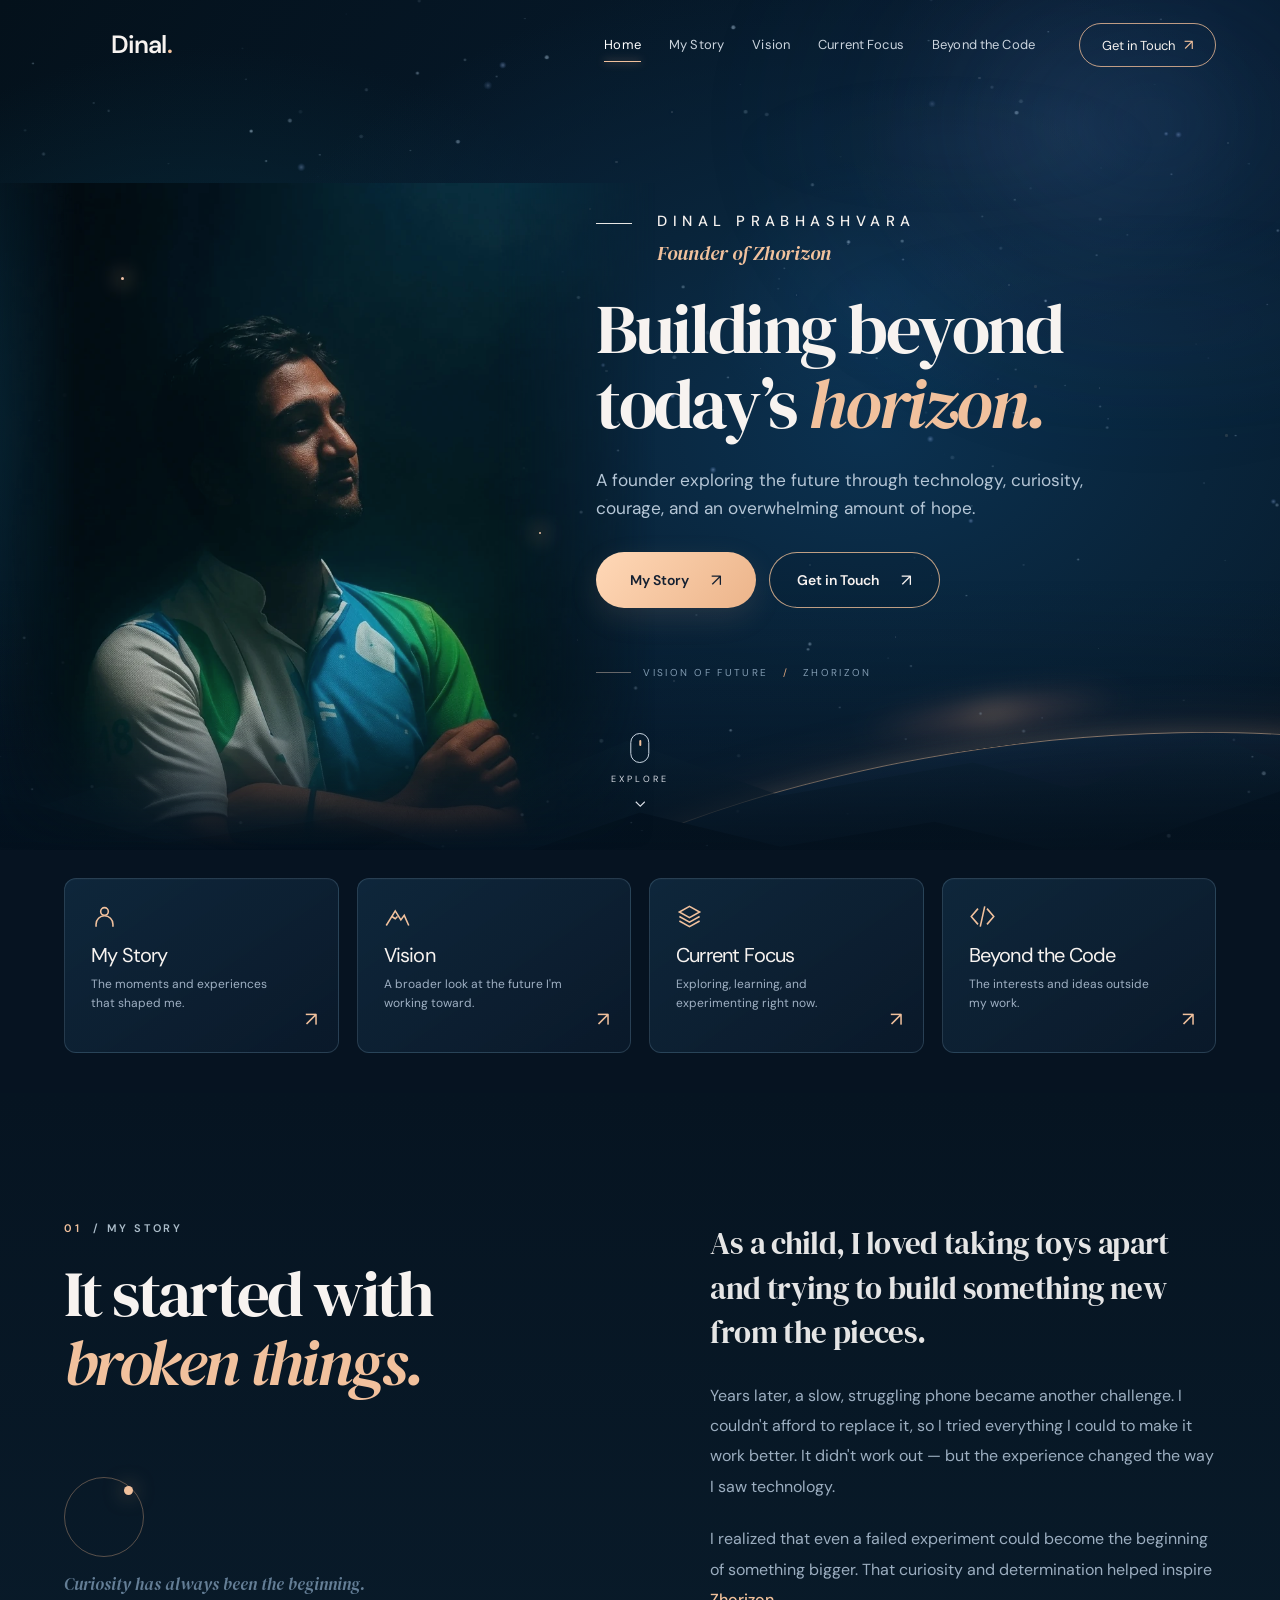
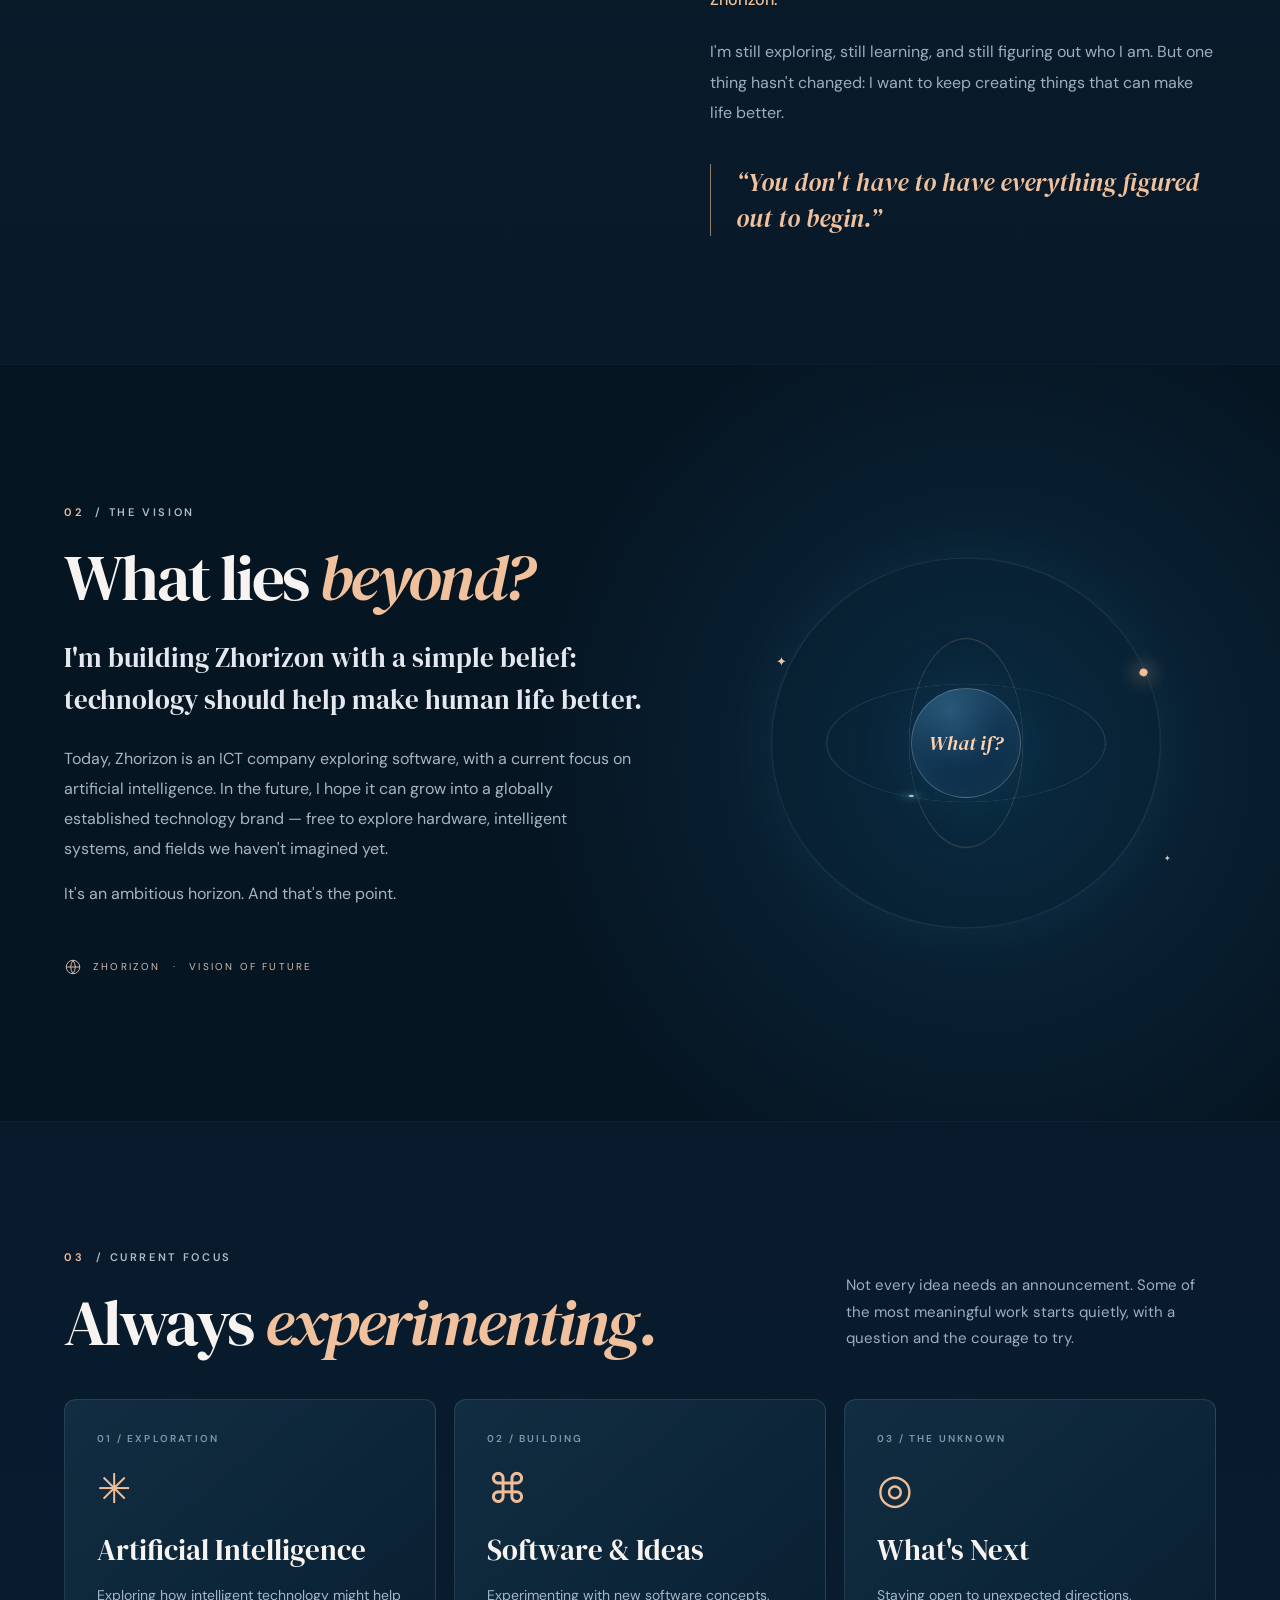
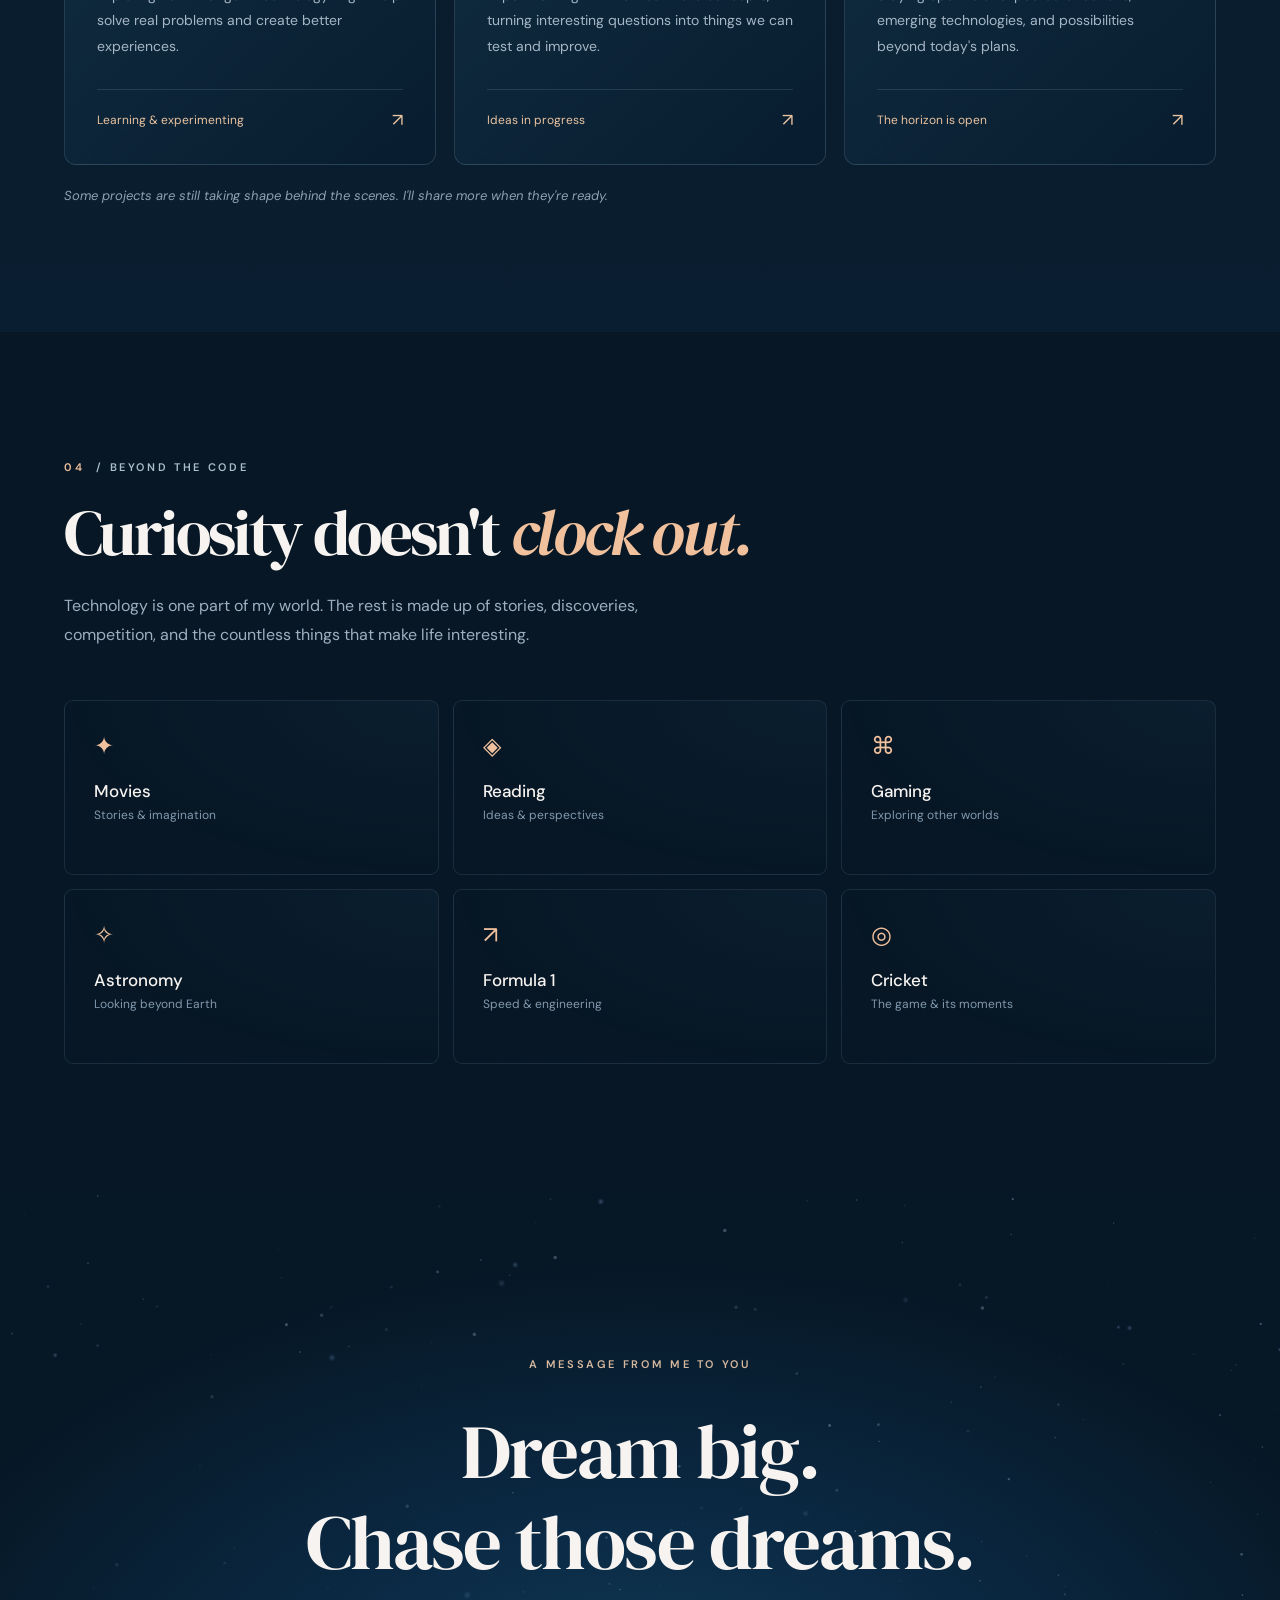
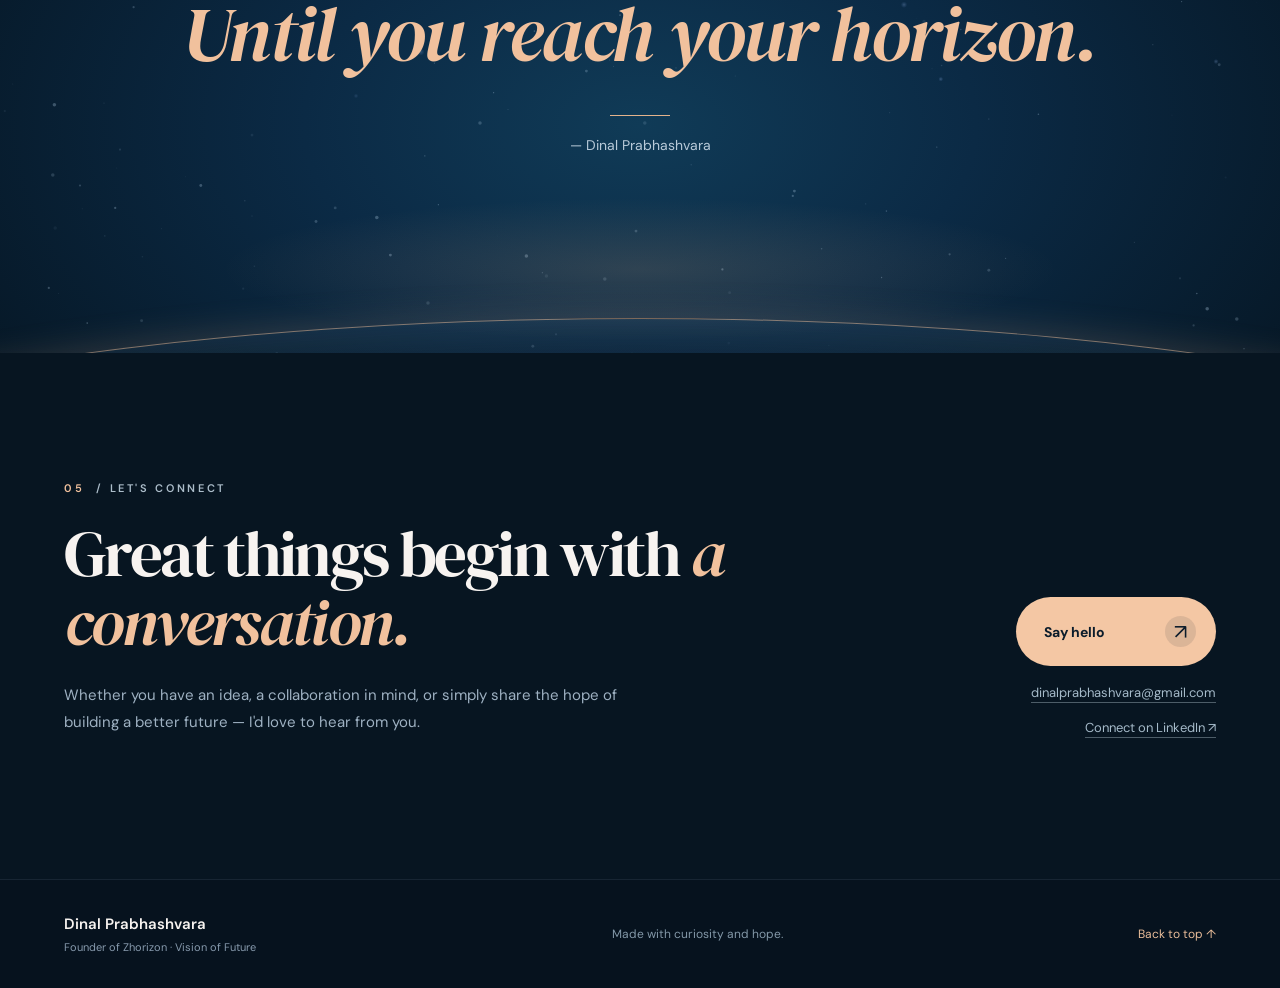
<file: index.html>
<!doctype html>
<html lang="en">
<head>
  <meta charset="UTF-8" />
  <meta name="viewport" content="width=device-width, initial-scale=1.0" />
  <meta name="theme-color" content="#071421" />
  <meta name="description" content="Meet Dinal Prabhashvara, founder of Zhorizon. Discover his story, vision for artificial intelligence and technology, and hope for a better future." />
  <meta name="author" content="Dinal Prabhashvara" />
  <meta name="robots" content="index, follow, max-image-preview:large" />
  <link rel="canonical" href="https://dinalprabhashvara.github.io/" />
  <meta property="og:locale" content="en_US" />
  <meta property="og:type" content="website" />
  <meta property="og:url" content="https://dinalprabhashvara.github.io/" />
  <meta property="og:site_name" content="Dinal Prabhashvara" />
  <meta property="og:title" content="Dinal Prabhashvara | Building Beyond Today's Horizon" />
  <meta property="og:description" content="Founder of Zhorizon. Exploring the future through technology, curiosity, courage, and hope." />
  <meta property="og:image" content="https://dinalprabhashvara.github.io/assets/og-cover.jpg" />
  <meta property="og:image:width" content="1200" />
  <meta property="og:image:height" content="630" />
  <meta property="og:image:alt" content="Dinal Prabhashvara — Building beyond today's horizon" />
  <meta name="twitter:card" content="summary_large_image" />
  <meta name="twitter:title" content="Dinal Prabhashvara | Building Beyond Today's Horizon" />
  <meta name="twitter:description" content="Founder of Zhorizon. Building and experimenting with technology and hope." />
  <meta name="twitter:image" content="https://dinalprabhashvara.github.io/assets/og-cover.jpg" />
  <title>Dinal Prabhashvara | Building Beyond Today's Horizon</title>
  <script type="application/ld+json">
{
  "@context": "https://schema.org",
  "@graph": [
    {
      "@type": "Person",
      "@id": "https://dinalprabhashvara.github.io/#dinal",
      "name": "Dinal Prabhashvara",
      "url": "https://dinalprabhashvara.github.io/",
      "sameAs": ["https://www.linkedin.com/in/dinal-prabhashvara-46259444a/"],
      "jobTitle": "Founder of Zhorizon",
      "description": "Founder exploring artificial intelligence, software, and new technology with curiosity, courage, and hope.",
      "image": "https://dinalprabhashvara.github.io/assets/dinal-portrait.webp",
      "founder": {
        "@id": "https://dinalprabhashvara.github.io/#zhorizon"
      },
      "knowsAbout": [
        "Artificial intelligence",
        "Software",
        "Technology innovation"
      ]
    },
    {
      "@type": "Organization",
      "@id": "https://dinalprabhashvara.github.io/#zhorizon",
      "name": "Zhorizon",
      "slogan": "Vision of Future",
      "description": "An emerging ICT brand exploring software and artificial intelligence, with ambitions to expand into new areas of technology.",
      "founder": {
        "@id": "https://dinalprabhashvara.github.io/#dinal"
      }
    }
  ]
}
  </script>
  <link rel="icon" type="image/svg+xml" href="assets/favicon.svg" />
  <link rel="preconnect" href="https://fonts.googleapis.com" />
  <link rel="preconnect" href="https://fonts.gstatic.com" crossorigin />
  <link href="https://fonts.googleapis.com/css2?family=DM+Sans:wght@400;500;600;700&family=DM+Serif+Display:ital@0;1&display=swap" rel="stylesheet" />
  <link rel="stylesheet" href="styles.css" />
  <script>document.documentElement.classList.add('js');</script>
  <script src="script.js" defer></script>
</head>
<body>
  <a class="skip-link" href="#main">Skip to content</a>
  <div class="scroll-progress" aria-hidden="true"></div>
  <header class="site-header" id="top">
    <div class="header-inner container">
      <a class="brand" href="#home" aria-label="Dinal Prabhashvara, home">
        <svg class="brand-horizon" width="42" height="24" viewBox="0 0 42 24" fill="none" aria-hidden="true">
          <path d="M2 18C10.5 8.3 31.2 8.1 40 18" stroke="url(#logoArc)" stroke-width="2" stroke-linecap="round"/>
          <defs><linearGradient id="logoArc" x1="2" y1="18" x2="40" y2="18"><stop stop-color="#E7AE7F" stop-opacity="0"/><stop offset=".5" stop-color="#FFD1A7"/><stop offset="1" stop-color="#E7AE7F" stop-opacity="0"/></linearGradient></defs>
        </svg>
        <span>Dinal<span class="brand-period">.</span></span>
      </a>
      <nav class="site-nav" id="primary-nav" aria-label="Primary navigation">
        <a href="#home" class="active">Home</a>
        <a href="#story">My Story</a>
        <a href="#vision">Vision</a>
        <a href="#focus">Current Focus</a>
        <a href="#beyond">Beyond the Code</a>
      </nav>
      <a class="header-contact" href="#contact">Get in Touch <span aria-hidden="true">↗</span></a>
      <button class="menu-toggle" aria-label="Open navigation" aria-expanded="false" aria-controls="primary-nav" type="button"><span></span><span></span><span></span></button>
    </div>
  </header>

  <main id="main">
    <section class="hero" id="home" aria-labelledby="hero-title">
      <div class="stars-layer" aria-hidden="true"></div>
      <div class="twinkle-field" aria-hidden="true"></div>
      <div class="meteor-field" aria-hidden="true"><span class="meteor meteor-one"></span><span class="meteor meteor-two"></span></div>
      <div class="cosmic-glow" aria-hidden="true"></div>
      <div class="cosmic-dust" aria-hidden="true"></div>
      <div class="horizon-scene" aria-hidden="true">
        <div class="horizon-planet"></div><div class="horizon-arc"></div>
        <div class="mountain mountain-back"></div><div class="mountain mountain-front"></div>
      </div>
      <div class="hero-inner container">
        <div class="portrait-panel">
          <div class="portrait-aura" aria-hidden="true"></div>
          <img class="portrait" src="assets/dinal-portrait.webp" alt="Portrait of Dinal Prabhashvara, founder of Zhorizon" width="1024" height="1030" fetchpriority="high" />
          <span class="portrait-spark one" aria-hidden="true"></span>
          <span class="portrait-spark two" aria-hidden="true"></span>
        </div>
        <div class="hero-content">
          <div class="eyebrow"><span class="eyebrow-line"></span><div><span class="eyebrow-name">Dinal Prabhashvara</span><span class="eyebrow-role">Founder of Zhorizon</span></div></div>
          <h1 id="hero-title">Building beyond<br />today’s <em>horizon.</em></h1>
          <p class="hero-subtitle">A founder exploring the future through technology, curiosity, courage, and an overwhelming amount of hope.</p>
          <div class="hero-actions"><a class="button button-primary" href="#story">My Story <span aria-hidden="true">↗</span></a><a class="button button-secondary" href="#contact">Get in Touch <span aria-hidden="true">↗</span></a></div>
          <div class="hero-caption"><span class="caption-rule"></span><span>Vision of Future <span class="caption-separator">/</span> Zhorizon</span></div>
        </div>
      </div>
      <a class="scroll-prompt" href="#explore" aria-label="Scroll down to explore"><span class="mouse-icon"><span></span></span><span>Explore</span><svg viewBox="0 0 24 24" width="18" height="18" fill="none" stroke="currentColor" stroke-width="1.5" aria-hidden="true"><path d="m6 9 6 6 6-6" /></svg></a>
    </section>

    <section class="explore container" id="explore" aria-label="Explore the website">
      <a class="explore-card" href="#story"><span class="card-icon"><svg viewBox="0 0 24 24" fill="none" stroke="currentColor" stroke-width="1.4" aria-hidden="true"><circle cx="12" cy="7.5" r="3.4"/><path d="M4.5 21v-2.1a7.5 7.5 0 0 1 15 0V21"/></svg></span><span class="card-heading">My Story</span><span class="card-description">The moments and experiences that shaped me.</span><span class="card-arrow" aria-hidden="true">↗</span></a>
      <a class="explore-card" href="#vision"><span class="card-icon"><svg viewBox="0 0 24 24" fill="none" stroke="currentColor" stroke-width="1.4" aria-hidden="true"><path d="m2 20 8-13 5 8 3-4 4 9M7 12l3 2 2-2"/></svg></span><span class="card-heading">Vision</span><span class="card-description">A broader look at the future I'm working toward.</span><span class="card-arrow" aria-hidden="true">↗</span></a>
      <a class="explore-card" href="#focus"><span class="card-icon"><svg viewBox="0 0 24 24" fill="none" stroke="currentColor" stroke-width="1.4" aria-hidden="true"><path d="m12 3 9 5-9 5-9-5 9-5ZM3 12l9 5 9-5M3 16l9 5 9-5"/></svg></span><span class="card-heading">Current Focus</span><span class="card-description">Exploring, learning, and experimenting right now.</span><span class="card-arrow" aria-hidden="true">↗</span></a>
      <a class="explore-card" href="#beyond"><span class="card-icon"><svg viewBox="0 0 24 24" fill="none" stroke="currentColor" stroke-width="1.4" aria-hidden="true"><path d="m8 5-6 7 6 7M16 5l6 7-6 7M14 3 10 21"/></svg></span><span class="card-heading">Beyond the Code</span><span class="card-description">The interests and ideas outside my work.</span><span class="card-arrow" aria-hidden="true">↗</span></a>
    </section>

    <section class="story-section section-pad" id="story" aria-labelledby="story-title">
      <div class="container story-layout">
        <div class="story-intro reveal"><p class="section-kicker"><span>01</span> / My Story</p><h2 class="section-title" id="story-title">It started with <em>broken things.</em></h2><div class="story-decoration" aria-hidden="true"><span class="mini-orbit"></span><span>Curiosity has always been the beginning.</span></div></div>
        <div class="story-prose reveal"><p class="lead">As a child, I loved taking toys apart and trying to build something new from the pieces.</p><p>Years later, a slow, struggling phone became another challenge. I couldn't afford to replace it, so I tried everything I could to make it work better. It didn't work out — but the experience changed the way I saw technology.</p><p>I realized that even a failed experiment could become the beginning of something bigger. That curiosity and determination helped inspire <strong>Zhorizon.</strong></p><p>I'm still exploring, still learning, and still figuring out who I am. But one thing hasn't changed: I want to keep creating things that can make life better.</p><blockquote>“You don't have to have everything figured out to begin.”</blockquote></div>
      </div>
    </section>

    <section class="vision-section section-pad" id="vision" aria-labelledby="vision-title"><div class="vision-aura" aria-hidden="true"></div><div class="container vision-layout"><div class="reveal"><p class="section-kicker"><span>02</span> / The Vision</p><h2 class="section-title" id="vision-title">What lies <em>beyond?</em></h2><p class="vision-text">I'm building Zhorizon with a simple belief: technology should help make human life better.</p><p class="body-copy">Today, Zhorizon is an ICT company exploring software, with a current focus on artificial intelligence. In the future, I hope it can grow into a globally established technology brand — free to explore hardware, intelligent systems, and fields we haven't imagined yet.</p><p class="body-copy">It's an ambitious horizon. And that's the point.</p><div class="vision-tag"><svg viewBox="0 0 24 24" width="18" height="18" fill="none" stroke="currentColor" stroke-width="1.3" aria-hidden="true"><circle cx="12" cy="12" r="9"/><path d="M3 12h18M12 3a16 16 0 0 1 0 18M12 3a16 16 0 0 0 0 18"/></svg><span>ZHORIZON <span class="tag-dot">·</span> VISION OF FUTURE</span></div></div><div class="vision-orbit reveal" aria-hidden="true"><div class="orbit orbit-one"></div><div class="orbit orbit-two"></div><div class="orbit orbit-three"></div><div class="orbit-core"><span>What if?</span></div><span class="orbit-star orbit-star-one">✦</span><span class="orbit-star orbit-star-two">✦</span></div></div></section>

    <section class="focus-section section-pad" id="focus" aria-labelledby="focus-title"><div class="container"><div class="section-top reveal"><div><p class="section-kicker"><span>03</span> / Current Focus</p><h2 class="section-title" id="focus-title">Always <em>experimenting.</em></h2></div><p>Not every idea needs an announcement. Some of the most meaningful work starts quietly, with a question and the courage to try.</p></div><div class="focus-grid"><article class="focus-card reveal"><div class="focus-number">01 / EXPLORATION</div><div class="focus-symbol">✳</div><h3>Artificial Intelligence</h3><p>Exploring how intelligent technology might help solve real problems and create better experiences.</p><div class="focus-bottom">Learning & experimenting <span aria-hidden="true">↗</span></div></article><article class="focus-card reveal"><div class="focus-number">02 / BUILDING</div><div class="focus-symbol">⌘</div><h3>Software & Ideas</h3><p>Experimenting with new software concepts, turning interesting questions into things we can test and improve.</p><div class="focus-bottom">Ideas in progress <span aria-hidden="true">↗</span></div></article><article class="focus-card reveal"><div class="focus-number">03 / THE UNKNOWN</div><div class="focus-symbol">◎</div><h3>What's Next</h3><p>Staying open to unexpected directions, emerging technologies, and possibilities beyond today's plans.</p><div class="focus-bottom">The horizon is open <span aria-hidden="true">↗</span></div></article></div><p class="focus-note reveal">Some projects are still taking shape behind the scenes. I'll share more when they're ready.</p></div></section>

    <section class="beyond-section section-pad" id="beyond" aria-labelledby="beyond-title"><div class="container"><div class="beyond-intro reveal"><p class="section-kicker"><span>04</span> / Beyond the Code</p><h2 class="section-title" id="beyond-title">Curiosity doesn't <em>clock out.</em></h2><p>Technology is one part of my world. The rest is made up of stories, discoveries, competition, and the countless things that make life interesting.</p></div><div class="interest-grid reveal"><div class="interest"><span aria-hidden="true">✦</span><h3>Movies</h3><p>Stories & imagination</p></div><div class="interest"><span aria-hidden="true">◈</span><h3>Reading</h3><p>Ideas & perspectives</p></div><div class="interest"><span aria-hidden="true">⌘</span><h3>Gaming</h3><p>Exploring other worlds</p></div><div class="interest"><span aria-hidden="true">✧</span><h3>Astronomy</h3><p>Looking beyond Earth</p></div><div class="interest"><span aria-hidden="true">↗</span><h3>Formula 1</h3><p>Speed & engineering</p></div><div class="interest"><span aria-hidden="true">◎</span><h3>Cricket</h3><p>The game & its moments</p></div></div></div></section>

    <section class="closing-section" aria-labelledby="closing-title"><div class="closing-stars" aria-hidden="true"></div><div class="closing-shimmer" aria-hidden="true"></div><div class="container closing-inner reveal"><p class="section-kicker">A message from me to you</p><h2 id="closing-title">Dream big.<br />Chase those dreams.<br /><em>Until you reach your horizon.</em></h2><div class="signature-rule"></div><p class="signature">— Dinal Prabhashvara</p></div><div class="closing-horizon" aria-hidden="true"></div></section>

    <section class="contact-section section-pad" id="contact" aria-labelledby="contact-title"><div class="container contact-layout"><div class="reveal"><p class="section-kicker"><span>05</span> / Let's Connect</p><h2 class="section-title" id="contact-title">Great things begin with <em>a conversation.</em></h2><p>Whether you have an idea, a collaboration in mind, or simply share the hope of building a better future — I'd love to hear from you.</p></div><div class="contact-action reveal"><a href="mailto:dinalprabhashvara@gmail.com?subject=Hello%20Dinal" class="contact-button" data-open-contact-dialog aria-haspopup="dialog"><span>Say hello</span><span class="contact-button-arrow" aria-hidden="true">↗</span></a><a class="contact-email" href="mailto:dinalprabhashvara@gmail.com">dinalprabhashvara@gmail.com</a><a class="contact-email" href="https://www.linkedin.com/in/dinal-prabhashvara-46259444a/" target="_blank" rel="noopener noreferrer" aria-label="Dinal Prabhashvara on LinkedIn">Connect on LinkedIn ↗</a></div></div></section>
  </main>

  <dialog class="contact-dialog" id="contact-dialog" aria-labelledby="contact-dialog-title" aria-describedby="contact-dialog-description">
    <div class="contact-dialog-panel">
      <button class="dialog-close" type="button" aria-label="Close contact options" data-close-contact-dialog>×</button>
      <span class="dialog-kicker">LET'S CONNECT · ZHORIZON</span>
      <h2 id="contact-dialog-title">Start a <em>conversation.</em></h2>
      <p id="contact-dialog-description">Pick whichever way works for you. No account or special setup is needed to copy the address.</p>
      <input class="dialog-email" id="dialog-email" type="text" value="dinalprabhashvara@gmail.com" aria-label="Contact email address" readonly />
      <div class="dialog-actions">
        <a class="dialog-action dialog-action-primary" href="https://mail.google.com/mail/?view=cm&amp;fs=1&amp;to=dinalprabhashvara%40gmail.com&amp;su=Hello%20Dinal" target="_blank" rel="noopener noreferrer">Write with Gmail <span aria-hidden="true">↗</span></a>
        <a class="dialog-action dialog-action-outline" href="mailto:dinalprabhashvara@gmail.com?subject=Hello%20Dinal">Open email app <span aria-hidden="true">↗</span></a>
        <button class="dialog-action dialog-action-outline" type="button" id="copy-contact-email">Copy email address <span aria-hidden="true">⧉</span></button>
      </div>
      <p class="contact-feedback" id="contact-feedback" role="status" aria-live="polite"></p>
    </div>
  </dialog>

  <footer class="footer"><div class="container footer-inner"><div><span class="footer-name">Dinal Prabhashvara</span><span class="footer-caption">Founder of Zhorizon · Vision of Future</span></div><p>Made with curiosity and hope.</p><a href="#top" class="back-top">Back to top ↑</a></div></footer>

</body>
</html>
</file>
<file: styles.css>
:root {
  --bg: #061321;
  --bg-2: #081a2a;
  --panel: rgba(18, 40, 60, .74);
  --ink: #f7f3f0;
  --muted: #a8b6c6;
  --dim: #7891a6;
  --gold: #f1c19d;
  --gold-strong: #ffcaa0;
  --outline: rgba(177, 207, 231, .16);
  --display: 'DM Serif Display', Georgia, serif;
  --sans: 'DM Sans', Arial, sans-serif;
}
*, *::before, *::after { box-sizing: border-box; }
html { scroll-behavior: smooth; scroll-padding-top: 80px; }
body { margin: 0; color: var(--ink); background: var(--bg); font-family: var(--sans); -webkit-font-smoothing: antialiased; overflow-x: hidden; }
body.menu-open { overflow: hidden; }
a { color: inherit; text-decoration: none; }
button { font: inherit; }
::selection { background: #edbd98; color: #071a2a; }
:focus-visible { outline: 2px solid var(--gold-strong); outline-offset: 5px; }
.container { width: min(90%, 1340px); margin-inline: auto; }
.skip-link { position: fixed; z-index: 100; top: -100px; left: 12px; padding: 12px 17px; background: #fff; color: #071321; border-radius: 5px; }
.skip-link:focus { top: 12px; }

/* Navigation */
.site-header { height: 89px; position: absolute; top: 0; inset-inline: 0; z-index: 30; }
.header-inner { display: flex; align-items: center; justify-content: space-between; gap: 28px; height: 100%; }
.brand { display: inline-flex; align-items: center; font-weight: 600; font-size: 25px; letter-spacing: -.9px; gap: 8px; white-space: nowrap; }
.brand-horizon { margin-right: -3px; filter: drop-shadow(0 0 7px rgba(245, 178, 130, .5)); }
.brand-period { color: var(--gold); }
.site-nav { display: flex; align-items: center; gap: clamp(20px, 2.2vw, 36px); margin-left: auto; }
.site-nav a { color: #cbd4de; font-size: 13px; letter-spacing: .01em; padding: 11px 0; transition: color .2s; position: relative; white-space: nowrap; }
.site-nav a:hover, .site-nav a.active { color: #fff; }
.site-nav a.active::after { content: ''; position: absolute; bottom: 2px; left: 0; right: 0; height: 1px; background: var(--gold); box-shadow: 0 0 8px rgba(245, 183, 145, .8); }
.header-contact { margin-left: 16px; flex: 0 0 auto; font-size: 13px; padding: 11px 22px; border: 1px solid rgba(248, 193, 154, .76); border-radius: 30px; transition: background .25s, transform .25s; }
.header-contact:hover { background: rgba(243, 189, 151, .12); transform: translateY(-2px); }
.header-contact span { margin-left: 6px; font-size: 15px; color: var(--gold); }
.menu-toggle { display: none; width: 40px; height: 40px; background: transparent; border: 1px solid var(--outline); border-radius: 10px; padding: 10px; cursor: pointer; }
.menu-toggle span { display: block; height: 1.5px; margin-block: 4px; background: #fff; transition: transform .3s, opacity .3s; }
.menu-toggle[aria-expanded="true"] span:first-child { transform: translateY(5.5px) rotate(45deg); }
.menu-toggle[aria-expanded="true"] span:nth-child(2) { opacity: 0; }
.menu-toggle[aria-expanded="true"] span:last-child { transform: translateY(-5.5px) rotate(-45deg); }

/* Hero */
.hero { min-height: min(850px, 100svh); min-height: max(710px, min(850px, 100svh)); position: relative; isolation: isolate; background: radial-gradient(ellipse 67% 70% at 68% 51%, #0b3150 0%, #09243a 40%, transparent 79%), radial-gradient(ellipse 48% 58% at 17% 49%, #082e3e 0%, transparent 75%), linear-gradient(125deg, #04111b, #071d32 65%, #061522); overflow: hidden; }
.hero::before { content: ''; position: absolute; inset: 0; opacity: .45; background: radial-gradient(ellipse 19% 29% at 83% 15%, rgba(88, 117, 168, .32), transparent 85%), radial-gradient(ellipse 18% 22% at 68% 35%, rgba(42, 99, 152, .35), transparent 75%); pointer-events: none; }
.stars-layer, .closing-stars { position: absolute; inset: 0; background: url('assets/stars.svg') center top / cover no-repeat; opacity: .68; pointer-events: none; }
.cosmic-glow { position: absolute; width: 70vw; height: 55vw; min-width: 800px; min-height: 500px; right: -25vw; top: -18vw; pointer-events: none; background: radial-gradient(ellipse, rgba(44, 84, 139, .2) 0%, rgba(32, 54, 105, .08) 33%, transparent 69%); filter: blur(20px); }
.horizon-scene { position: absolute; inset: 0; z-index: -1; overflow: hidden; pointer-events: none; }
.horizon-planet { position: absolute; width: 102%; height: 520px; bottom: -415px; left: 29%; transform: rotate(-8deg); border-radius: 50%; border-top: 1px solid rgba(255, 208, 169, .7); box-shadow: 0 -12px 50px 2px rgba(236, 139, 118, .1), 0 -2px 20px 1px rgba(255, 222, 177, .2), inset 0 30px 100px rgba(39, 80, 121, .2); background: linear-gradient(180deg, rgba(74, 93, 143, .12), rgba(5, 15, 27, .92) 30%); }
.horizon-arc { position: absolute; right: 12%; bottom: 118px; width: 21%; height: 36px; border-radius: 50%; background: radial-gradient(ellipse, rgba(255, 205, 151, .8) 0%, rgba(244, 151, 125, .3) 24%, transparent 72%); filter: blur(13px); transform: rotate(-8deg); }
.mountain { position: absolute; height: 195px; width: 100%; bottom: -10px; }
.mountain-back { background: linear-gradient(180deg, rgba(21, 58, 83, .6), rgba(4, 20, 34, .8)); clip-path: polygon(0 79%, 8% 62%, 18% 71%, 27% 45%, 38% 69%, 49% 39%, 61% 67%, 76% 50%, 84% 64%, 95% 37%, 100% 49%, 100% 100%, 0 100%); opacity: .82; }
.mountain-front { bottom: -35px; height: 132px; background: linear-gradient(180deg, #051727, #04111e); clip-path: polygon(0 31%, 13% 68%, 27% 48%, 38% 85%, 50% 45%, 61% 71%, 73% 52%, 85% 80%, 100% 29%, 100% 100%, 0 100%); }
.hero::after { content: ''; position: absolute; bottom: 0; left: 0; right: 0; height: 270px; background: linear-gradient(transparent, rgba(4, 14, 26, .2) 45%, rgba(4, 17, 29, .6)); z-index: 2; pointer-events: none; }
.hero-inner { display: grid; grid-template-columns: 45% 55%; align-items: center; min-height: inherit; position: relative; z-index: 3; padding-top: 75px; }
.portrait-panel { position: relative; align-self: stretch; min-width: 0; }
.portrait-aura { position: absolute; width: 100%; height: 79%; top: 20%; left: -6%; background: radial-gradient(ellipse at center, rgba(11, 71, 86, .35), transparent 71%); filter: blur(20px); }
.portrait { position: absolute; bottom: 0; width: min(128%, 700px); height: auto; left: -14%; max-height: 91%; object-fit: cover; object-position: 48% 50%; filter: contrast(1.03) saturate(.84); -webkit-mask-image: linear-gradient(to right, transparent 0%, #000 13%, #000 76%, transparent 100%), linear-gradient(to top, transparent 0%, #000 23%, #000 100%); mask-image: linear-gradient(to right, transparent 0%, #000 13%, #000 76%, transparent 100%), linear-gradient(to top, transparent 0%, #000 23%, #000 100%); -webkit-mask-composite: source-in; mask-composite: intersect; }
.portrait-spark { position: absolute; width: 3px; height: 3px; border-radius: 50%; background: #f1c2a7; box-shadow: 0 0 20px 4px rgba(255, 196, 149, .44); }
.portrait-spark.one { top: 26%; left: 11%; }.portrait-spark.two { top: 59%; right: 8%; width: 2px; height: 2px; }
.hero-content { position: relative; z-index: 4; padding-bottom: 15px; padding-left: 14px; transform: translateY(-10px); }
.eyebrow { display: flex; align-items: flex-start; gap: 25px; margin-bottom: 25px; }
.eyebrow-line { display: inline-block; width: 36px; height: 1px; margin-top: 12px; background: #e8e7e5; }
.eyebrow-name { display: block; text-transform: uppercase; letter-spacing: .37em; font-size: clamp(12px, 1.15vw, 16px); font-weight: 500; margin-bottom: 8px; }
.eyebrow-role { display: block; font-family: var(--display); font-style: italic; color: var(--gold); font-size: clamp(17px, 1.6vw, 24px); }
h1, h2, h3, p { margin-top: 0; }
h1 { font-family: var(--display); font-size: clamp(55px, 5.5vw, 87px); letter-spacing: -.035em; font-weight: 400; line-height: 1.06; margin-bottom: 24px; white-space: nowrap; }
h1 em, .section-title em, .closing-inner h2 em { color: var(--gold); font-weight: 400; }
.hero-subtitle { color: #b5c6d6; font-size: clamp(16px, 1.35vw, 20px); max-width: 510px; line-height: 1.65; margin-bottom: 29px; }
.hero-actions { display: flex; gap: 13px; flex-wrap: wrap; }
.button { min-width: 160px; display: inline-flex; gap: 22px; align-items: center; justify-content: center; font-size: 14px; font-weight: 600; border-radius: 50px; padding: 16px 27px; transition: transform .25s, box-shadow .25s, background .25s; }
.button:hover { transform: translateY(-3px); }
.button span { font-size: 17px; font-weight: 400; }
.button-primary { color: #142031; background: linear-gradient(130deg, #ffd8b7, #ecb48a); box-shadow: 0 10px 30px rgba(231, 172, 138, .12); }
.button-primary:hover { box-shadow: 0 12px 35px rgba(234, 174, 136, .26); }
.button-secondary { color: #f7f2f0; border: 1px solid rgba(253, 200, 157, .75); background: rgba(10, 29, 48, .28); }
.button-secondary:hover { background: rgba(247, 194, 154, .1); }
.hero-caption { display: flex; gap: 12px; align-items: center; margin-top: 58px; color: #809ab0; text-transform: uppercase; font-size: 10px; letter-spacing: .23em; }
.caption-rule { width: 35px; height: 1px; background: rgba(198, 180, 168, .5); }.caption-separator { color: #dea77f; padding-inline: 9px; }
.scroll-prompt { position: absolute; z-index: 5; bottom: 37px; left: 50%; transform: translateX(-50%); display: flex; flex-direction: column; align-items: center; gap: 10px; text-transform: uppercase; font-size: 9px; letter-spacing: .34em; color: #d7dce4; }
.mouse-icon { display: flex; justify-content: center; width: 19px; height: 30px; border: 1px solid #cad6e2; border-radius: 10px; padding-top: 6px; }.mouse-icon span { width: 2px; height: 6px; background: var(--gold); border-radius: 3px; animation: scroll-dot 2s infinite; }
@keyframes scroll-dot { 0%, 100% { transform: translateY(0); opacity: 1; } 60% { transform: translateY(6px); opacity: .4; } }

/* First viewport cards */
.explore { position: relative; margin-top: -6px; z-index: 4; display: grid; grid-template-columns: repeat(4, 1fr); gap: 18px; padding-block: 34px 40px; }
.explore-card { display: flex; flex-direction: column; position: relative; min-height: 175px; padding: 24px 26px 22px; border: 1px solid rgba(149, 191, 214, .2); background: linear-gradient(145deg, rgba(19, 48, 71, .69), rgba(11, 26, 43, .88)); border-radius: 12px; box-shadow: inset 0 1px 1px rgba(255, 255, 255, .025); transition: border-color .3s, transform .3s, background .3s; }
.explore-card:hover { transform: translateY(-6px); border-color: rgba(239, 193, 153, .56); background: linear-gradient(145deg, rgba(22, 56, 79, .9), rgba(13, 32, 51, .95)); }
.card-icon { width: 27px; height: 27px; display: block; color: var(--gold); margin-bottom: 12px; }
.card-icon svg { width: 100%; height: 100%; }
.card-heading { display: block; font-size: 20px; letter-spacing: -.04em; margin-bottom: 7px; }
.card-description { max-width: 200px; color: #9fb0c3; font-size: 12px; line-height: 1.58; padding-right: 8px; }
.card-arrow { position: absolute; right: 20px; bottom: 20px; font-size: 20px; color: var(--gold); }

/* Shared sections */
.section-pad { padding-block: clamp(95px, 10vw, 170px); }
.section-kicker { display: flex; align-items: center; gap: 12px; text-transform: uppercase; font-size: 11px; font-weight: 600; letter-spacing: .24em; color: #acbdca; margin-bottom: 24px; }
.section-kicker span { color: var(--gold); }
.section-title { font-family: var(--display); font-weight: 400; font-size: clamp(44px, 5.1vw, 78px); line-height: 1.06; letter-spacing: -.04em; margin-bottom: 25px; }
.body-copy { font-size: 16px; line-height: 1.88; color: #a5b5c2; }
.reveal { opacity: 1; transform: none; }
.js .reveal { opacity: 0; transform: translateY(26px); transition: transform .75s cubic-bezier(.22,1,.36,1), opacity .75s; }
.js .reveal.is-visible { opacity: 1; transform: translateY(0); }

/* Story */
.story-section { background: linear-gradient(180deg, #061421 0%, #091b2a 68%, #081a2a 100%); position: relative; }
.story-layout { display: grid; grid-template-columns: 1fr 1fr; gap: min(11vw, 155px); }
.story-intro { position: relative; }
.story-intro .section-title { max-width: 470px; }
.story-decoration { display: flex; flex-direction: column; gap: 15px; color: #647e96; font-family: var(--display); font-size: 17px; font-style: italic; margin-top: 80px; }
.mini-orbit { display: block; width: 80px; height: 80px; border: 1px solid rgba(239, 183, 140, .35); border-radius: 50%; position: relative; }
.mini-orbit::before { content: ''; display: block; width: 9px; height: 9px; background: var(--gold); border-radius: 50%; position: absolute; top: 8px; right: 10px; box-shadow: 0 0 20px rgba(248, 183, 131, .6); }
.story-prose { max-width: 520px; color: #9caec0; font-size: 16px; line-height: 1.9; }
.story-prose p { margin-bottom: 22px; }
.story-prose p.lead { color: #e5e5e5; font-family: var(--display); font-size: clamp(24px, 2.4vw, 35px); line-height: 1.45; letter-spacing: -.02em; margin-bottom: 26px; }
.story-prose strong { color: #f0c09a; font-weight: 500; }
.story-prose blockquote { color: var(--gold); font-family: var(--display); font-style: italic; font-size: 25px; margin: 35px 0 0; padding-left: 25px; border-left: 1px solid rgba(239, 193, 157, .6); line-height: 1.45; }

/* Vision */
.vision-section { overflow: hidden; isolation: isolate; position: relative; background: #061522; border-top: 1px solid rgba(171, 197, 223, .05); border-bottom: 1px solid rgba(171, 197, 223, .06); }
.vision-aura { position: absolute; inset: 0; z-index: -1; background: radial-gradient(ellipse 42% 73% at 77% 52%, rgba(14, 62, 92, .52), transparent 85%); }
.vision-layout { display: grid; grid-template-columns: 53% 47%; align-items: center; }
.vision-layout .section-title { max-width: 580px; }
.vision-text { color: #e5e9ef; font-family: var(--display); font-size: clamp(23px, 2.1vw, 29px); line-height: 1.55; max-width: 630px; margin-bottom: 23px; }
.vision-layout .body-copy { max-width: 570px; margin-bottom: 15px; }
.vision-tag { display: inline-flex; align-items: center; gap: 11px; margin-top: 34px; font-size: 10px; letter-spacing: .22em; color: #d5bbab; }
.tag-dot { padding: 0 7px; }
.vision-orbit { width: min(100%, 500px); aspect-ratio: 1; margin-left: auto; position: relative; }
.orbit { position: absolute; border-radius: 50%; border: 1px solid rgba(114, 165, 200, .2); inset: 11%; transform: rotateX(18deg) rotate(24deg); }
.orbit-one { box-shadow: 0 0 50px rgba(65, 130, 170, .1); }
.orbit-two { inset: 22%; border-color: rgba(118, 183, 212, .24); transform: rotateX(65deg) rotate(-27deg); }
.orbit-three { inset: 29%; border-color: rgba(239, 194, 159, .25); transform: rotateY(57deg) rotate(24deg); }
.orbit-one::after { content: ''; position: absolute; width: 8px; height: 8px; top: 13%; right: 15%; border-radius: 50%; background: #f6c198; box-shadow: 0 0 17px 6px rgba(246, 184, 142, .25); }
.orbit-two::after { content: ''; position: absolute; width: 5px; height: 5px; bottom: 18%; left: 11%; border-radius: 50%; background: #a7d4ee; box-shadow: 0 0 13px 5px rgba(123, 191, 234, .3); }
.orbit-core { position: absolute; inset: 39%; border-radius: 50%; display: grid; place-items: center; background: radial-gradient(circle at 36% 20%, #295777, #103451 49%, #0a243b); border: 1px solid rgba(207, 229, 242, .28); box-shadow: 0 0 40px 20px rgba(25, 86, 120, .13), inset 0 0 30px rgba(113, 183, 216, .12); }
.orbit-core span { font-family: var(--display); font-size: 20px; font-style: italic; color: #ffd2ae; white-space: nowrap; }
.orbit-star { position: absolute; color: #edc6a6; font-size: 13px; }
.orbit-star-one { left: 12%; top: 32%; }.orbit-star-two { right: 9%; bottom: 26%; font-size: 8px; }

/* Focus */
.focus-section { background: linear-gradient(180deg, #081a2b, #091e30); }
.section-top { display: flex; justify-content: space-between; gap: 60px; align-items: end; margin-bottom: 42px; }
.section-top .section-title { margin-bottom: 0; }
.section-top > p { max-width: 370px; color: #9aafc1; font-size: 15px; line-height: 1.75; margin-bottom: 6px; }
.focus-grid { display: grid; grid-template-columns: repeat(3, 1fr); gap: 18px; }
.focus-card { display: flex; flex-direction: column; min-height: 330px; padding: 32px; border-radius: 12px; border: 1px solid var(--outline); background: linear-gradient(140deg, rgba(23, 55, 77, .66), rgba(8, 29, 47, .96)); transition: border-color .3s, transform .3s; }
.focus-card:hover { border-color: rgba(240, 189, 148, .5); transform: translateY(-5px); }
.focus-number { font-size: 10px; font-weight: 600; letter-spacing: .22em; color: #8197ab; }
.focus-symbol { font-family: Georgia, serif; font-size: 41px; color: #efbd97; margin: 24px 0 20px; line-height: 1; }
.focus-card h3 { font-family: var(--display); font-weight: 400; font-size: 29px; margin-bottom: 13px; }
.focus-card p { font-size: 14px; line-height: 1.8; color: #a5b7c6; margin-bottom: 30px; }
.focus-bottom { border-top: 1px solid rgba(174, 199, 218, .15); margin-top: auto; padding-top: 18px; display: flex; align-items: center; justify-content: space-between; color: #eac29f; font-size: 12px; }
.focus-bottom span { font-size: 18px; }
.focus-note { margin: 22px 0 0; font-size: 13px; font-style: italic; color: #8ea1b2; }

/* Interests */
.beyond-section { background: #071725; }
.beyond-intro { max-width: 700px; margin-bottom: 50px; }
.beyond-intro p:last-child { font-size: 16px; line-height: 1.8; color: #9eb0bf; max-width: 590px; }
.interest-grid { display: grid; grid-template-columns: repeat(3, 1fr); gap: 14px; }
.interest { padding: 29px; min-height: 175px; border: 1px solid rgba(172, 197, 221, .12); background: radial-gradient(ellipse at 100% 0%, rgba(25, 63, 90, .2), transparent 70%); border-radius: 9px; }
.interest > span { color: var(--gold); font-size: 24px; }
.interest h3 { font-size: 17px; font-weight: 500; margin: 19px 0 5px; }.interest p { color: #8299ad; font-size: 12px; margin-bottom: 0; }

/* Quote */
.closing-section { position: relative; isolation: isolate; overflow: hidden; background: radial-gradient(ellipse 75% 75% at 50% 70%, #103b57 0%, #0b2a45 35%, #061725 82%); padding: 165px 0 185px; text-align: center; }
.closing-stars { opacity: .45; z-index: -1; }.closing-inner { position: relative; z-index: 2; }
.closing-inner .section-kicker { justify-content: center; color: #d7b99f; }
.closing-inner h2 { font-family: var(--display); font-weight: 400; font-size: clamp(42px, 6vw, 84px); line-height: 1.19; letter-spacing: -.025em; margin: 35px 0 35px; }
.signature-rule { margin: 0 auto 20px; width: 60px; height: 1px; background: #e4b38c; }
.signature { color: #b8cad9; font-size: 14px; }
.closing-horizon { position: absolute; width: 170%; height: 500px; border: 1px solid rgba(251, 200, 159, .49); background: linear-gradient(180deg, rgba(121, 128, 153, .08), rgba(3, 13, 23, .95) 45%); box-shadow: 0 -4px 35px rgba(252, 192, 142, .16), inset 0 18px 38px rgba(63, 98, 118, .15); border-radius: 50% 50% 0 0; bottom: -465px; left: -35%; }

/* Contact & footer */
.contact-section { background: #071521; }
.contact-layout { display: flex; align-items: end; justify-content: space-between; gap: 70px; }
.contact-layout > div:first-child { max-width: 720px; }
.contact-layout .section-title { margin-bottom: 25px; }
.contact-layout p:last-child { color: #9eb1c2; font-size: 15px; line-height: 1.8; max-width: 570px; }
.contact-action { flex: 0 0 auto; text-align: right; display: flex; align-items: flex-end; flex-direction: column; gap: 18px; padding-bottom: 15px; }
.contact-button { background: #f4c7a4; color: #0b1c2b; display: flex; align-items: center; gap: 60px; border-radius: 50px; padding: 19px 20px 19px 28px; font-size: 14px; font-weight: 700; transition: background .25s, transform .25s; }
.contact-button:hover { background: #ffdbbd; transform: translateY(-3px); }
.contact-button-arrow { background: rgba(9, 24, 40, .1); border-radius: 50%; width: 31px; height: 31px; display: grid; place-items: center; font-size: 21px; font-weight: 400; }
.contact-email { color: #a5bac9; font-size: 13px; text-decoration: underline; text-decoration-color: rgba(183, 199, 211, .4); text-underline-offset: 5px; }
.contact-email:hover { color: #fff; }
.footer { border-top: 1px solid rgba(177, 205, 228, .1); background: #06121e; padding: 34px 0; }
.footer-inner { display: flex; align-items: center; justify-content: space-between; gap: 20px; }
.footer-name { display: block; font-size: 15px; font-weight: 600; }.footer-caption { display: block; font-size: 11px; color: #879aad; margin-top: 6px; }
.footer p { font-size: 12px; color: #8398a8; margin: 0; }.back-top { color: #e8bc99; font-size: 12px; }
.back-top:hover { text-decoration: underline; }

@media (max-width: 1150px) {
  .container { width: min(92%, 1100px); }
  .site-nav { gap: 18px; }
  .site-nav a { font-size: 12px; }
  .header-contact { padding: 10px 17px; margin-left: 0; }
  .hero-inner { grid-template-columns: 45% 55%; }
  .portrait { left: -18%; width: 136%; }
  h1 { font-size: clamp(48px, 5.3vw, 71px); }
  .hero-content { padding-left: 0; }
  .explore-card { padding: 20px; }
  .card-heading { font-size: 18px; }
  .story-layout { gap: 70px; }
}
@media (max-width: 850px) {
  .site-header { height: 72px; }
  .menu-toggle { display: block; z-index: 35; }
  .header-contact { display: none; }
  .site-nav { display: flex; flex-direction: column; position: fixed; inset: 72px 0 auto; background: rgba(5, 20, 33, .98); border-bottom: 1px solid var(--outline); padding: 25px 5% 35px; align-items: stretch; gap: 2px; opacity: 0; pointer-events: none; transform: translateY(-12px); transition: opacity .25s, transform .25s; box-shadow: 0 40px 45px rgba(0, 0, 0, .35); }
  .site-nav.open { opacity: 1; pointer-events: all; transform: translateY(0); }
  .site-nav a { font-size: 16px; padding: 14px 0; }
  .site-nav a.active::after { right: auto; width: 40px; }
  .hero { min-height: 730px; }
  .hero-inner { grid-template-columns: 42% 58%; }
  .portrait { width: 150%; left: -35%; height: 72%; max-height: none; object-fit: cover; object-position: 45% center; bottom: 4%; }
  .eyebrow { gap: 13px; margin-bottom: 18px; }
  .eyebrow-line { width: 20px; }
  .eyebrow-name { font-size: 10px; letter-spacing: .23em; }.eyebrow-role { font-size: 16px; }
  h1 { font-size: clamp(44px, 6.2vw, 59px); white-space: normal; }
  .hero-subtitle { font-size: 15px; }.hero-caption { margin-top: 35px; }
  .scroll-prompt { bottom: 23px; }
  .explore { grid-template-columns: repeat(2, 1fr); }
  .story-layout { grid-template-columns: 1fr; gap: 30px; }.story-decoration { display: none; }.story-prose { max-width: 700px; }
  .vision-layout { grid-template-columns: 1fr; }.vision-orbit { width: min(75%, 430px); margin: 20px auto -50px; }
  .section-top { flex-direction: column; align-items: flex-start; gap: 16px; }.section-top > p { max-width: 550px; }
  .focus-card { padding: 23px; min-height: 350px; }.focus-card h3 { font-size: 24px; }
  .contact-layout { align-items: flex-start; flex-direction: column; gap: 26px; }.contact-action { align-items: flex-start; text-align: left; }
}
@media (max-width: 600px) {
  html { scroll-padding-top: 68px; }
  .container { width: min(89%, 500px); }
  .brand { font-size: 22px; }.brand-horizon { width: 33px; }
  .hero { min-height: 880px; min-height: max(760px, 100svh); background: radial-gradient(ellipse 90% 60% at 60% 40%, #123955 0%, transparent 78%), linear-gradient(145deg, #061622, #081e31 64%, #051423); }
  .hero-inner { min-height: 0; height: auto; display: flex; flex-direction: column; align-items: stretch; padding-top: 97px; }
  .hero-content { order: 0; transform: none; padding: 0; position: relative; z-index: 7; }
  .eyebrow { margin-bottom: 19px; gap: 12px; }.eyebrow-line { margin-top: 8px; width: 22px; }.eyebrow-name { letter-spacing: .25em; font-size: 10px; }.eyebrow-role { font-size: 17px; }
  h1 { font-size: clamp(43px, 11vw, 65px); letter-spacing: -.035em; line-height: 1.03; margin-bottom: 17px; }
  .hero-subtitle { max-width: 460px; font-size: 14px; line-height: 1.65; margin-bottom: 22px; }
  .hero-actions { gap: 9px; }
  .button { min-width: 0; padding: 14px 18px; font-size: 12px; gap: 13px; }
  .hero-caption { margin-top: 24px; font-size: 8px; }
  .portrait-panel { order: 1; flex: 1 1 auto; min-height: 270px; position: relative; margin-inline: -6%; }
  .portrait { width: min(106%, 550px); max-height: none; height: 480px; left: -4%; bottom: -70px; object-fit: contain; object-position: bottom left; -webkit-mask-image: linear-gradient(to right, transparent 0%, black 8%, black 82%, transparent 100%), linear-gradient(to top, transparent 0%, black 26%, black 100%); mask-image: linear-gradient(to right, transparent 0%, black 8%, black 82%, transparent 100%), linear-gradient(to top, transparent 0%, black 26%, black 100%); }
  .horizon-planet { width: 170%; height: 360px; bottom: -300px; left: 1%; }.horizon-arc { right: -10%; bottom: 86px; width: 45%; }
  .mountain { height: 110px; }.mountain-front { height: 105px; }
  .scroll-prompt { display: none; }
  .explore { grid-template-columns: repeat(2, minmax(0, 1fr)); gap: 10px; padding-top: 17px; padding-bottom: 35px; }
  .explore-card { padding: 18px 15px; min-height: 180px; }.card-icon { width: 24px; height: 24px; }.card-heading { font-size: 16px; }.card-description { font-size: 11px; padding-right: 0; }.card-arrow { right: 13px; bottom: 14px; font-size: 17px; }
  .section-pad { padding-block: 86px; }.section-kicker { font-size: 10px; margin-bottom: 18px; }.section-title { font-size: clamp(43px, 11vw, 64px); margin-bottom: 21px; }
  .story-prose { font-size: 15px; }.story-prose p.lead { font-size: 26px; }.story-prose blockquote { font-size: 22px; }
  .vision-text { font-size: 24px; }.vision-orbit { width: 100%; max-width: 360px; margin: 20px auto -45px; }.body-copy { font-size: 15px; }
  .focus-grid { grid-template-columns: 1fr; gap: 12px; }.focus-card { min-height: 270px; }.focus-symbol { margin: 22px 0 17px; }.focus-card h3 { font-size: 27px; }.focus-note { line-height: 1.7; }
  .interest-grid { grid-template-columns: repeat(2, minmax(0, 1fr)); gap: 10px; }.interest { padding: 21px; min-height: 143px; }.interest h3 { font-size: 15px; }.interest p { font-size: 11px; }
  .closing-section { padding: 110px 0 125px; }.closing-inner h2 { font-size: clamp(38px, 10vw, 58px); }.closing-horizon { bottom: -474px; }
  .contact-layout .section-title { font-size: 50px; }.contact-button { padding: 14px 16px 14px 22px; }.contact-email { font-size: 12px; overflow-wrap: anywhere; }
  .footer-inner { flex-direction: column; align-items: flex-start; gap: 21px; }.footer p { order: 3; }
}
@media (max-width: 370px) {
  h1 { font-size: 40px; }
  .button { padding-inline: 13px; }
  .explore-card { padding: 15px 12px; }.card-heading { font-size: 15px; }
  .eyebrow-name { letter-spacing: .18em; }
}
@media (prefers-reduced-motion: reduce) {
  html { scroll-behavior: auto; }
  *, *::before, *::after { animation-duration: .01ms !important; animation-iteration-count: 1 !important; transition-duration: .01ms !important; }
  .js .reveal { opacity: 1; transform: none; }
}


/* ──────────────────────────────────────────────────────────
   COSMIC HORIZON · Motion edition
   Calm, GPU-friendly depth effects. All motion is optional.
   ────────────────────────────────────────────────────────── */
.scroll-progress {
  position: fixed;
  z-index: 110;
  top: 0;
  left: 0;
  right: 0;
  height: 2px;
  pointer-events: none;
  transform: scaleX(0);
  transform-origin: left center;
  background: linear-gradient(90deg, #6f9ab9, #f4c8a4 72%, #fff0d9);
  box-shadow: 0 0 14px rgba(255, 208, 159, .55);
}

/* Star movement is very small; the sky stays readable behind text. */
.stars-layer {
  transform: translate3d(calc(var(--px, 0) * -10px), calc(var(--py, 0) * -7px), 0) scale(1.035);
  animation: starfield-breathe 18s ease-in-out infinite alternate;
}
@keyframes starfield-breathe { from { opacity: .46; } to { opacity: .80; } }
.twinkle-field, .meteor-field, .cosmic-dust {
  position: absolute;
  inset: 0;
  pointer-events: none;
  overflow: hidden;
}
.twinkle-field { z-index: 1; }
.twinkle-star {
  position: absolute;
  display: block;
  width: var(--size, 2px);
  height: var(--size, 2px);
  border-radius: 50%;
  background: #f1f7ff;
  box-shadow: 0 0 7px 1px rgba(162, 206, 255, .32);
  opacity: .12;
  animation: star-twinkle var(--duration, 6s) ease-in-out var(--delay, 0s) infinite;
}
.twinkle-star.warm {
  background: #ffdbb7;
  box-shadow: 0 0 9px 1px rgba(255, 208, 163, .26);
}
@keyframes star-twinkle {
  0%, 100% { opacity: .1; transform: scale(.68); }
  46% { opacity: var(--brightness, .62); transform: scale(1.35); }
  60% { opacity: .35; transform: scale(1); }
}
.meteor-field { z-index: 2; }
.meteor {
  position: absolute;
  display: block;
  width: 130px;
  height: 1px;
  opacity: 0;
  background: linear-gradient(90deg, transparent, rgba(214, 237, 255, .08) 12%, rgba(229, 246, 255, .9));
  border-radius: 100%;
  filter: drop-shadow(0 0 4px rgba(169, 217, 252, .3));
  transform: rotate(-28deg) translate3d(0, 0, 0);
  animation: meteor-flight 15s linear infinite;
}
.meteor::after {
  content: ''; position: absolute; right: 0; top: -1px;
  width: 3px; height: 3px; border-radius: 50%; background: #fff9ee;
  box-shadow: 0 0 9px rgba(250, 246, 231, .6);
}
.meteor-one { top: 17%; left: 49%; animation-delay: 2.8s; }
.meteor-two { top: 35%; left: 77%; width: 95px; animation-delay: 10.5s; animation-duration: 19s; }
@keyframes meteor-flight {
  0%, 15%, 100% { opacity: 0; transform: rotate(-28deg) translate3d(0, 0, 0); }
  16% { opacity: 0; }
  16.8% { opacity: .7; }
  19.5% { opacity: 0; transform: rotate(-28deg) translate3d(-230px, 0, 0); }
  20% { opacity: 0; }
}
.cosmic-glow {
  transform: translate3d(calc(var(--px, 0) * 20px), calc(var(--py, 0) * 14px), 0);
  animation: cosmic-breathe 11s ease-in-out infinite alternate;
}
@keyframes cosmic-breathe { from { opacity: .62; } to { opacity: 1; } }
.cosmic-dust {
  z-index: 0;
  opacity: .44;
  background:
    radial-gradient(ellipse 18% 9% at 74% 17%, rgba(105, 148, 201, .09), transparent),
    radial-gradient(ellipse 30% 14% at 90% 38%, rgba(83, 129, 183, .1), transparent);
  animation: cosmic-drift 22s ease-in-out infinite alternate;
}
@keyframes cosmic-drift { from { opacity: .28; transform: translateY(0); } to { opacity: .62; transform: translateY(25px); } }
.horizon-arc { animation: horizon-breathe 9s ease-in-out infinite alternate; }
@keyframes horizon-breathe { from { opacity: .58; } to { opacity: .96; } }
.horizon-planet { /* Deliberately keep large shadows static; animating them causes costly repaints. */ }
@keyframes horizon-light { from { box-shadow: 0 -12px 50px 2px rgba(236, 139, 118, .1), 0 -2px 20px 1px rgba(255, 222, 177, .2), inset 0 30px 100px rgba(39, 80, 121, .2); } to { box-shadow: 0 -15px 65px 5px rgba(236, 139, 118, .19), 0 -3px 27px 2px rgba(255, 222, 177, .3), inset 0 30px 100px rgba(39, 80, 121, .2); } }
.portrait-aura { animation: aura-breathe 8s ease-in-out infinite alternate; }
@keyframes aura-breathe { from { opacity: .55; } to { opacity: 1; } }
.portrait-spark { animation: portrait-glimmer 4.8s ease-in-out infinite; }
.portrait-spark.two { animation-delay: -2.1s; }
@keyframes portrait-glimmer { 0%, 100% { opacity: .18; transform: scale(.7); } 50% { opacity: .88; transform: scale(1.4); } }

/* A measured entrance instead of a jarring jump. */
.js .site-header { animation: enter-soft .8s .05s both; }
.js .portrait { animation: portrait-entrance 1.45s .12s cubic-bezier(.22,1,.36,1) both, portrait-float 10s 1.6s ease-in-out infinite alternate; }
.js .eyebrow { animation: enter-up .85s .2s both; }
.js .hero-content h1 { animation: enter-up 1.05s .33s both; }
.js .hero-subtitle { animation: enter-up .9s .51s both; }
.js .hero-actions { animation: enter-up .85s .67s both; }
.js .hero-caption { animation: enter-up .9s .85s both; }
.js .scroll-prompt { animation: enter-soft 1s 1.4s both; }
.js .explore-card { animation: enter-up .85s both; }
.js .explore-card:nth-child(1) { animation-delay: .80s; }
.js .explore-card:nth-child(2) { animation-delay: .92s; }
.js .explore-card:nth-child(3) { animation-delay: 1.04s; }
.js .explore-card:nth-child(4) { animation-delay: 1.16s; }
@keyframes enter-soft { from { opacity: 0; } to { opacity: 1; } }
@keyframes enter-up { from { opacity: 0; transform: translateY(22px); } to { opacity: 1; transform: translateY(0); } }
@keyframes portrait-entrance { from { opacity: 0; transform: translateY(30px) scale(.985); } to { opacity: 1; transform: translateY(0) scale(1); } }
@keyframes portrait-float { from { transform: translateY(0); } to { transform: translateY(-9px); } }

/* Content flows into view as you scroll. */
.js .reveal { transition-duration: 1s, 1s; transition-delay: var(--reveal-delay, 0ms); }
.story-prose.reveal { --reveal-delay: 120ms; }
.vision-orbit.reveal { --reveal-delay: 150ms; }
.focus-card:nth-child(2).reveal { --reveal-delay: 100ms; }
.focus-card:nth-child(3).reveal { --reveal-delay: 200ms; }
.contact-action.reveal { --reveal-delay: 120ms; }

/* Orbits turn almost imperceptibly around the vision statement. */
.orbit-one { animation: orbit-turn-one 36s linear infinite; }
.orbit-two { animation: orbit-turn-two 28s linear infinite reverse; }
.orbit-three { animation: orbit-turn-three 31s linear infinite; }
.orbit-core { /* Static atmospheric glow; orbit outlines still move. */ }
.orbit-star { animation: portrait-glimmer 5s ease-in-out infinite; }
.orbit-star-two { animation-delay: -2.8s; }
@keyframes orbit-turn-one { to { transform: rotateX(18deg) rotate(384deg); } }
@keyframes orbit-turn-two { to { transform: rotateX(65deg) rotate(333deg); } }
@keyframes orbit-turn-three { to { transform: rotateY(57deg) rotate(384deg); } }
@keyframes core-glow {
  from { box-shadow: 0 0 30px 12px rgba(25, 86, 120, .08), inset 0 0 30px rgba(113, 183, 216, .08); }
  to { box-shadow: 0 0 56px 25px rgba(25, 86, 120, .22), inset 0 0 35px rgba(113, 183, 216, .16); }
}

/* Light pools react to the pointer while retaining full-size, normal links. */
.explore-card, .focus-card, .interest { isolation: isolate; overflow: hidden; }
.explore-card::before, .focus-card::before, .interest::before {
  content: ''; position: absolute; inset: 0; pointer-events: none;
  z-index: -1; opacity: 0;
  background: radial-gradient(280px circle at var(--light-x, 50%) var(--light-y, 50%), rgba(255, 203, 159, .125), transparent 72%);
  transition: opacity .4s ease;
}
.interest { position: relative; transition: transform .3s ease, border-color .3s ease; }
@media (hover: hover) and (pointer: fine) {
  .explore-card:hover::before, .focus-card:hover::before, .interest:hover::before { opacity: 1; }
  .interest:hover { transform: translateY(-5px); border-color: rgba(240, 189, 148, .35); }
  .button, .header-contact, .contact-button { position: relative; overflow: hidden; }
  .button::before, .header-contact::before, .contact-button::before {
    content: ''; position: absolute; top: -90%; left: -65%; width: 30%; height: 280%;
    background: linear-gradient(90deg, transparent, rgba(255,255,255,.26), transparent);
    transform: rotate(20deg) translateX(0); transition: transform .85s ease; pointer-events: none;
  }
  .button:hover::before, .header-contact:hover::before, .contact-button:hover::before { transform: rotate(20deg) translateX(650%); }
}
.closing-shimmer {
  position: absolute; inset: 0; z-index: 0; pointer-events: none;
  background: radial-gradient(ellipse 42% 12% at 50% 89%, rgba(244, 182, 129, .15), transparent 78%);
  animation: horizon-breathe 9s ease-in-out infinite alternate;
}
.closing-horizon { /* Static horizon shadow; the faint shimmer above remains animated. */ }
@keyframes closing-glow { from { box-shadow: 0 -4px 25px rgba(252, 192, 142, .12), inset 0 18px 38px rgba(63, 98, 118, .15); } to { box-shadow: 0 -7px 55px rgba(252, 192, 142, .3), inset 0 18px 38px rgba(63, 98, 118, .15); } }

/* Small screens: keep ambient motion, skip pointer-follow effects. */
@media (max-width: 600px) {
  .meteor-two { display: none; }
  .js .portrait { animation: portrait-entrance 1.3s .2s cubic-bezier(.22,1,.36,1) both; }
  .js .explore-card { animation-duration: .7s; }
}

/* Accessibility: all content remains visible and every animation stops. */
@media (prefers-reduced-motion: reduce) {
  .stars-layer, .cosmic-glow { transform: none; }
  .js .site-header, .js .portrait, .js .eyebrow, .js .hero-content h1,
  .js .hero-subtitle, .js .hero-actions, .js .hero-caption, .js .scroll-prompt,
  .js .explore-card { animation: none !important; opacity: 1 !important; transform: none; }
  .js .portrait { transform: none !important; }
  .js .reveal, .js .reveal.is-visible { opacity: 1; transform: none; transition: none; }
  .twinkle-field, .meteor-field { display: none; }
}


/* Contact choices: useful even when the visitor has no default mail handler. */
.contact-dialog {
  width: min(92vw, 510px); max-height: min(90vh, 760px);
  margin: auto; padding: 0; border: 1px solid rgba(245, 199, 158, .27);
  border-radius: 22px; color: var(--ink); background: #0a1e30;
  box-shadow: 0 25px 100px rgba(0, 0, 0, .7), 0 0 50px rgba(77, 123, 164, .12);
  overflow: auto;
}
.contact-dialog::backdrop { background: rgba(1, 9, 20, .78); backdrop-filter: blur(7px); }
.contact-dialog[open] { animation: contact-dialog-enter .24s ease-out both; }
.contact-dialog-panel { position: relative; padding: clamp(24px, 5vw, 38px); }
.dialog-close {
  position: absolute; top: 16px; right: 18px; color: #d4dce8;
  width: 34px; height: 34px; display: grid; place-items: center;
  border: 1px solid var(--outline); border-radius: 50%; background: rgba(255, 255, 255, .04);
  font-size: 27px; line-height: 1; cursor: pointer;
}
.dialog-close:hover { background: rgba(255,255,255,.11); }
.dialog-kicker { display: block; color: var(--gold); font-size: 11px; letter-spacing: .19em; margin: 9px 48px 22px 0; }
.contact-dialog h2 { font: 400 clamp(33px, 5vw, 48px)/1.1 var(--display); letter-spacing: -.025em; margin-bottom: 18px; }
.contact-dialog h2 em { font-weight: 400; color: var(--gold); }
.contact-dialog p { color: #b6c4d5; line-height: 1.7; font-size: 14px; margin-bottom: 22px; }
.dialog-email { display: block; width: 100%; font-family: var(--sans); padding: 14px 16px; color: #f1f4f8; background: rgba(255,255,255,.05); border: 1px solid var(--outline); border-radius: 10px; font-size: 14px; overflow-wrap: anywhere; margin-bottom: 17px; }
.dialog-actions { display: grid; gap: 10px; }
.dialog-action {
  width: 100%; display: flex; align-items: center; justify-content: space-between; gap: 12px;
  border-radius: 12px; padding: 14px 17px; font: 600 14px var(--sans); line-height: 1.3;
  border: 1px solid rgba(241, 193, 157, .42); cursor: pointer;
  transition: border-color .2s, background .2s, transform .2s; text-align: left;
}
.dialog-action:hover { transform: translateY(-1px); border-color: var(--gold); }
.dialog-action span { font-size: 19px; font-weight: 400; }
.dialog-action-primary { background: #f4c7a4; color: #071b2d; }
.dialog-action-primary:hover { background: #ffddc0; }
.dialog-action-outline { color: #f7f2f0; background: rgba(255,255,255,.025); }
.dialog-action-outline:hover { background: rgba(255,255,255,.085); }
.contact-dialog .contact-feedback { min-height: 1.4em; margin: 14px 0 0; font-size: 12px; color: #e9c8a9; }
@keyframes contact-dialog-enter { from { opacity: 0; transform: translateY(14px) scale(.985); } to { opacity: 1; transform: translateY(0) scale(1); } }
@media (prefers-reduced-motion: reduce) { .contact-dialog[open] { animation: none; } }


/* PERFORMANCE EDITION: atmosphere without scroll jank. */
/* Keep animation work confined to the section currently in view. */
.motion-paused .twinkle-star,
.motion-paused .stars-layer,
.motion-paused .meteor,
.motion-paused .cosmic-glow,
.motion-paused .cosmic-dust,
.motion-paused .horizon-arc,
.motion-paused .portrait-aura,
.motion-paused .portrait-spark,
.motion-paused .portrait,
.motion-paused .orbit,
.motion-paused .orbit-star,
.motion-paused .closing-shimmer { animation-play-state: paused !important; }

/* Large visual effects are deliberately static on smaller screens. */
@media (max-width: 900px) {
  .cosmic-glow, .cosmic-dust, .stars-layer, .horizon-arc,
  .portrait-aura, .closing-shimmer { animation: none; }
  .meteor { display: none; }
  .orbit { animation: none; }
}
</file>
